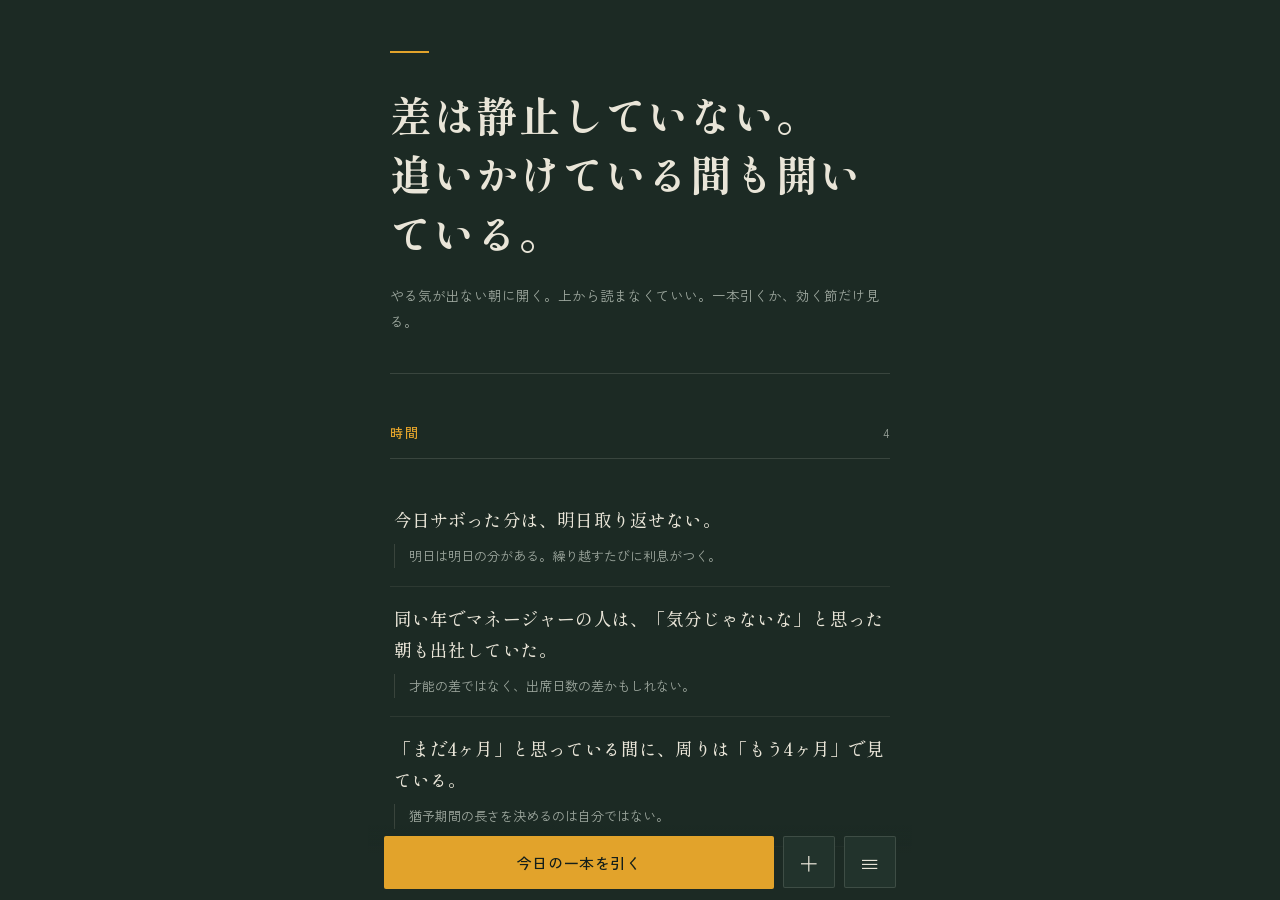
<file: e09e207c9c/index.html>
<!DOCTYPE html>
<html lang="ja">
<head>
<meta charset="utf-8">
<meta name="viewport" content="width=device-width, initial-scale=1, viewport-fit=cover">
<meta name="theme-color" content="#1C2A24">
<meta name="color-scheme" content="dark">
<meta name="apple-mobile-web-app-capable" content="yes">
<meta name="apple-mobile-web-app-status-bar-style" content="black-translucent">
<meta name="apple-mobile-web-app-title" content="差">
<meta name="robots" content="noindex, nofollow, noarchive">
<title>差は静止していない</title>
<link rel="manifest" href="manifest.webmanifest">
<link rel="icon" href="icons/favicon-32.png" sizes="32x32">
<link rel="apple-touch-icon" href="icons/apple-touch-icon.png">
<link rel="preconnect" href="https://fonts.googleapis.com">
<link rel="preconnect" href="https://fonts.gstatic.com" crossorigin>
<link href="https://fonts.googleapis.com/css2?family=Shippori+Mincho+B1:wght@500;700&family=Zen+Kaku+Gothic+New:wght@400;500&display=swap" rel="stylesheet">
<link rel="stylesheet" href="app.css">
</head>
<body>

<main id="scroll" class="scroll">
  <header class="hero">
    <span class="tick"></span>
    <h1>差は静止していない。<br>追いかけている間も開いている。</h1>
    <p>やる気が出ない朝に開く。上から読まなくていい。一本引くか、効く節だけ見る。</p>
  </header>

  <div id="list" class="list"></div>

  <p id="empty" class="empty" hidden>まだ一本もない。右下の ＋ から足す。</p>

  <footer class="foot">
    <span id="stat"></span>
  </footer>
</main>

<!-- 片手で届く固定バー -->
<nav class="bar" aria-label="操作">
  <button id="btn-draw" class="bar-draw" type="button">今日の一本を引く</button>
  <button id="btn-add" class="bar-icon" type="button" aria-label="一言を追加">＋</button>
  <button id="btn-menu" class="bar-icon" type="button" aria-label="メニュー">≡</button>
</nav>

<!-- 引いた一本 -->
<div id="draw" class="draw" hidden>
  <div class="draw-inner">
    <span class="draw-sec" id="draw-sec"></span>
    <p class="draw-body" id="draw-body"></p>
    <p class="draw-note" id="draw-note"></p>
  </div>
  <div class="draw-bar">
    <button id="draw-again" class="btn-primary" type="button">もう一本</button>
    <button id="draw-close" class="btn-ghost" type="button">閉じる</button>
  </div>
</div>

<!-- 汎用ボトムシート -->
<div id="scrim" class="scrim" hidden></div>

<section id="sheet" class="sheet" hidden aria-modal="true" role="dialog">
  <div class="sheet-grab"></div>
  <div class="sheet-head">
    <h2 id="sheet-title">　</h2>
    <button id="sheet-close" class="sheet-x" type="button" aria-label="閉じる">×</button>
  </div>
  <div id="sheet-body" class="sheet-body"></div>
  <div id="sheet-foot" class="sheet-foot"></div>
</section>

<div id="toast" class="toast" hidden></div>

<input id="file" type="file" accept="application/json,.json" hidden>

<script src="seed.js"></script>
<script src="app.js"></script>
</body>
</html>
</file>
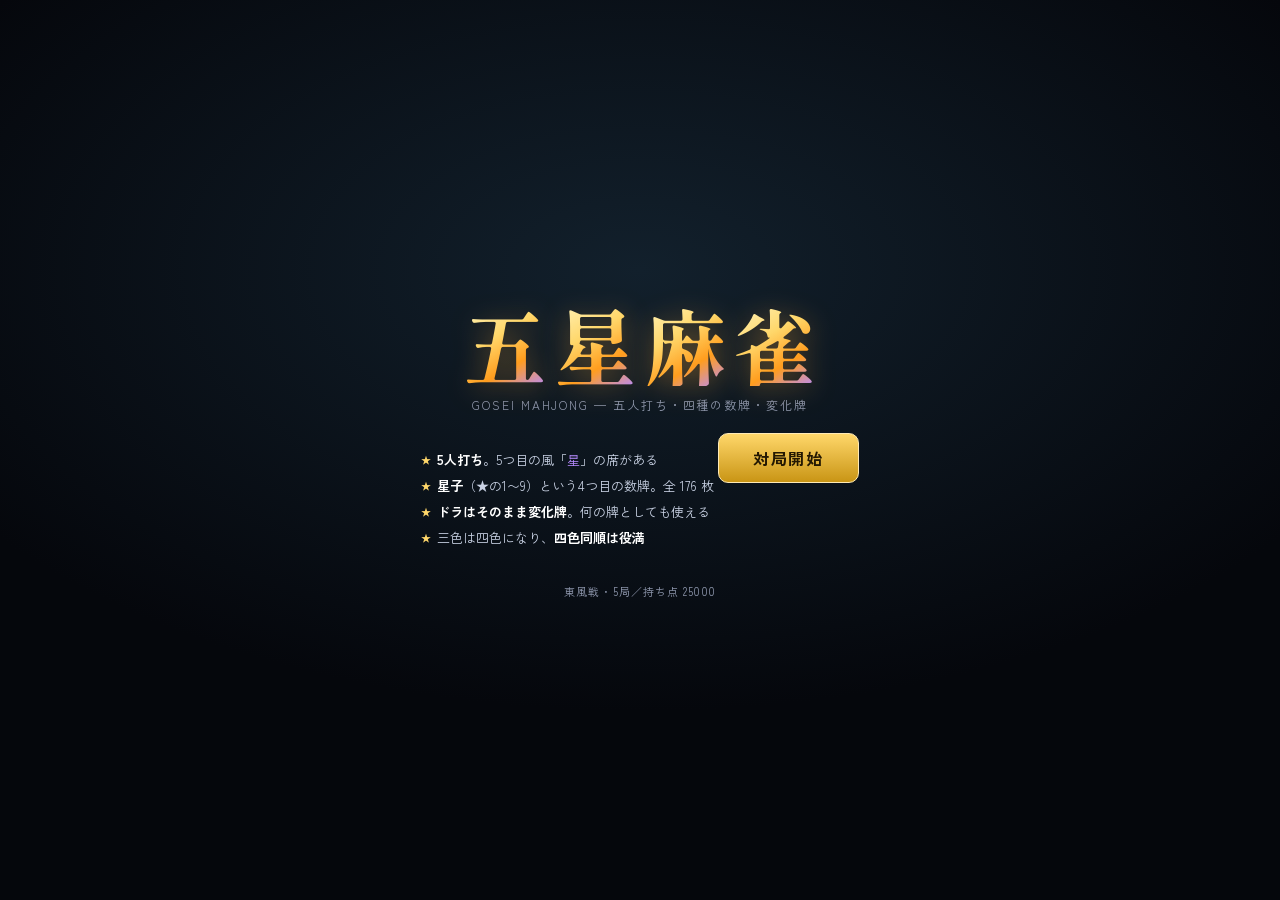
<file: gosei/index.html>
<!doctype html>
<html lang="ja">
<head>
<meta charset="utf-8">
<meta name="viewport" content="width=device-width,initial-scale=1,viewport-fit=cover,user-scalable=no">
<meta name="theme-color" content="#07090f">
<meta name="robots" content="noindex,nofollow">
<title>五星麻雀 — GOSEI</title>
<link rel="icon" href="icons/favicon-32.png" sizes="32x32">
<link rel="apple-touch-icon" href="icons/apple-touch-icon.png">
<meta name="apple-mobile-web-app-capable" content="yes">
<meta name="apple-mobile-web-app-status-bar-style" content="black-translucent">
<link rel="manifest" href="manifest.webmanifest">
<link rel="preconnect" href="https://fonts.googleapis.com">
<link rel="preconnect" href="https://fonts.gstatic.com" crossorigin>
<link href="https://fonts.googleapis.com/css2?family=Shippori+Mincho+B1:wght@700;800&family=Zen+Kaku+Gothic+New:wght@500;700&display=swap" rel="stylesheet">
<link rel="stylesheet" href="style.css">
</head>
<body>

<div id="root">
  <header id="hud">
    <div class="hud-l">
      <span id="hud-kyoku">東1局</span>
      <span id="hud-wall" class="dim">残 —</span>
      <span id="hud-sticks" class="dim"></span>
    </div>
    <div class="hud-c">
      <span class="hud-tag">ドラ</span>
      <div id="hud-dora" class="tstrip"></div>
      <span class="hud-tag wildtag">変化牌</span>
      <div id="hud-wild" class="tstrip"></div>
    </div>
    <div class="hud-r">
      <button id="btn-speed" class="mini-btn">×1</button>
      <button id="btn-sound" class="mini-btn">🔊</button>
      <button id="btn-help" class="mini-btn">?</button>
    </div>
  </header>

  <main id="table">
    <div class="seat pos1" id="seat1"></div>
    <div class="seat pos2" id="seat2"></div>
    <div class="seat pos3" id="seat3"></div>
    <div class="seat pos4" id="seat4"></div>
    <div id="center">
      <div class="center-ring"></div>
      <div class="wind-ring" id="wind-ring"></div>
      <div class="center-body">
        <div class="c-kyoku">東一局</div>
        <div class="c-wall"><b id="c-wall-n">96</b><span>枚</span></div>
        <div class="c-honba"></div>
      </div>
    </div>
    <div id="pond0" class="me-pond"></div>
  </main>

  <section id="me">
    <div class="me-row">
      <div id="plate0" class="plate"></div>
      <div id="info" class="info"></div>
    </div>
    <div id="melds-me" class="me-melds"></div>
    <div id="hand" class="hand"></div>
    <div id="actionbar" class="actionbar"></div>
  </section>
</div>

<canvas id="fxc"></canvas>
<div id="flash"></div>
<div id="overlay"></div>
<div id="modal" class="modal"></div>

<div id="title" class="screen">
  <div class="title-inner">
    <div class="logo">
      <span class="logo-k">五</span><span class="logo-k">星</span><span class="logo-k">麻</span><span class="logo-k">雀</span>
    </div>
    <div class="logo-sub">GOSEI MAHJONG — 五人打ち・四種の数牌・変化牌</div>
    <ul class="pitch">
      <li><b>5人打ち</b>。5つ目の風「<span class="hi">星</span>」の席がある</li>
      <li><b>星子</b>（★の1〜9）という4つ目の数牌。全 176 枚</li>
      <li><b>ドラはそのまま変化牌</b>。何の牌としても使える</li>
      <li>三色は四色になり、<b>四色同順は役満</b></li>
    </ul>
    <button id="btn-start" class="act act-start">対局開始</button>
    <div class="tiny">東風戦・5局／持ち点 25000</div>
  </div>
</div>

<div id="help" class="screen">
  <div class="help-inner">
    <h2>五星麻雀のルール</h2>
    <h3>牌</h3>
    <p>萬子・筒子・索子に加えて <b>星子（★1〜9）</b> がある。字牌は
      <b>東・南・西・北・星</b> の5風と白發中。合わせて 44 種 × 4 枚 = <b>176 枚</b>。</p>
    <h3>変化牌（ドラ）</h3>
    <p>各局のドラ表示牌の次の牌が <b>変化牌</b>。ドラ1枚ぶんの価値がありつつ、
      <b>どの牌としても使える</b>。手の中に来たら急に手が近くなる。
      カンで増えたドラは普通のドラで、変化牌にはならない。</p>
    <h3>席と場</h3>
    <p>5人。自風は東南西北星。場風は常に東。東風戦5局で親が一周する。</p>
    <h3>この麻雀だけの役</h3>
    <table class="ytable">
      <tr><td>四色同順</td><td>役満</td><td>同じ並びの順子を4種類の数牌すべてで</td></tr>
      <tr><td>五風連合</td><td>役満</td><td>風牌の刻子4つ＋残る風の雀頭</td></tr>
      <tr><td>星一色</td><td>役満</td><td>星子と字牌の「星」だけ</td></tr>
      <tr><td>無双</td><td>役満</td><td>幺九16種のうち14種を1枚ずつ（この麻雀の国士）</td></tr>
      <tr><td>三色同順</td><td>2飜</td><td>4種のうち3種で同じ並び</td></tr>
    </table>
    <p class="tiny">点数は符を使わない簡略計算（1飜1000点〜役満32000点、親は1.5倍）。</p>
    <button class="act act-next">閉じる</button>
  </div>
</div>

<script src="js/rules.js"></script>
<script src="js/tiles.js"></script>
<script src="js/fx.js"></script>
<script src="js/ai.js"></script>
<script src="js/game.js"></script>
<script>
  Game.boot();
  if ('serviceWorker' in navigator) navigator.serviceWorker.register('sw.js').catch(function(){});
</script>
</body>
</html>
</file>
<file: e09e207c9c/app.css>
:root{
  --ink:#1C2A24;
  --ink-deep:#141F1A;
  --ink-lift:#22332C;
  --bone:#E9E5D8;
  --bone-dim:#9DA79E;
  --amber:#E2A32B;
  --amber-hi:#EFB542;
  --rule:rgba(233,229,216,.14);
  --rule-soft:rgba(233,229,216,.08);
  --danger:#C9705A;
  --serif:"Shippori Mincho B1","Hiragino Mincho ProN","Yu Mincho",serif;
  --sans:"Zen Kaku Gothic New","Hiragino Sans","Noto Sans JP",system-ui,sans-serif;
  --bar:calc(4.6rem + env(safe-area-inset-bottom));
}
*{box-sizing:border-box;-webkit-tap-highlight-color:transparent;}
html,body{margin:0;padding:0;height:100%;}
body{
  background:var(--ink);
  color:var(--bone);
  font-family:var(--sans);
  font-size:16px;
  line-height:1.75;
  -webkit-font-smoothing:antialiased;
  overscroll-behavior-y:none;
}
button,input,textarea,select{font-family:inherit;font-size:1rem;color:inherit;}
button{cursor:pointer;}
:focus-visible{outline:2px solid var(--amber);outline-offset:2px;}
[hidden]{display:none !important;}

/* ---------- scroll body ---------- */
.scroll{
  height:100%;
  overflow-y:auto;
  -webkit-overflow-scrolling:touch;
  padding:0 1.4rem calc(var(--bar) + 2rem);
  max-width:34rem;
  margin:0 auto;
}
.hero{
  padding:calc(3.2rem + env(safe-area-inset-top)) 0 2.4rem;
  border-bottom:1px solid var(--rule);
}
.tick{display:block;width:2.4rem;height:2px;background:var(--amber);margin-bottom:2rem;}
.hero h1{
  font-family:var(--serif);font-weight:700;
  font-size:clamp(1.85rem,7.4vw,2.6rem);
  line-height:1.42;letter-spacing:.02em;margin:0 0 1.3rem;
}
.hero p{font-size:.85rem;color:var(--bone-dim);margin:0;line-height:1.9;}

/* ---------- list ---------- */
.sec{padding:3rem 0 0;}
.sec-h{
  display:flex;align-items:baseline;gap:.7rem;
  margin:0 0 1.8rem;padding-bottom:.8rem;border-bottom:1px solid var(--rule);
}
.sec-h h2{
  font-family:var(--sans);font-weight:500;font-size:.82rem;
  color:var(--amber);letter-spacing:.16em;margin:0;flex:1;
}
.sec-h .n{font-size:.72rem;color:var(--bone-dim);letter-spacing:.08em;}

.line{
  display:block;width:100%;text-align:left;
  background:none;border:0;padding:1rem .2rem 1.1rem;
  border-bottom:1px solid var(--rule-soft);
  transition:background .12s ease;
}
.line:active{background:var(--ink-lift);}
.line b{
  display:block;font-family:var(--serif);font-weight:500;
  font-size:1.1rem;line-height:1.78;letter-spacing:.01em;margin:0 0 .55rem;
  font-weight:500;
}
.line i{
  display:block;font-style:normal;font-size:.82rem;color:var(--bone-dim);
  line-height:1.85;padding-left:.9rem;border-left:1px solid var(--rule);
}
.empty{
  padding:5rem 0;text-align:center;color:var(--bone-dim);font-size:.88rem;
}
.foot{padding:3.5rem 0 1rem;color:var(--bone-dim);font-size:.72rem;letter-spacing:.06em;}

/* ---------- bottom bar ---------- */
.bar{
  position:fixed;left:0;right:0;bottom:0;z-index:30;
  display:flex;gap:.55rem;align-items:center;
  padding:.7rem 1rem calc(.7rem + env(safe-area-inset-bottom));
  background:linear-gradient(to top,var(--ink) 62%,rgba(28,42,36,0));
  max-width:34rem;margin:0 auto;
}
.bar-draw{
  flex:1;background:var(--amber);color:var(--ink-deep);border:none;
  font-weight:500;font-size:.92rem;letter-spacing:.04em;
  padding:1rem .8rem;border-radius:2px;min-height:3.25rem;
}
.bar-draw:active{background:var(--amber-hi);}
.bar-icon{
  width:3.25rem;height:3.25rem;flex:0 0 auto;
  background:var(--ink-lift);color:var(--bone);
  border:1px solid var(--rule);border-radius:2px;
  font-size:1.35rem;line-height:1;
}
.bar-icon:active{background:#2B3D35;}

/* ---------- draw overlay ---------- */
.draw{
  position:fixed;inset:0;z-index:60;background:var(--ink);
  display:flex;flex-direction:column;
  padding:calc(1.5rem + env(safe-area-inset-top)) 1.6rem calc(1.2rem + env(safe-area-inset-bottom));
  animation:fade .18s ease;
}
.draw-inner{
  flex:1;display:flex;flex-direction:column;justify-content:center;
  max-width:34rem;width:100%;margin:0 auto;overflow-y:auto;
}
.draw-sec{
  font-size:.72rem;letter-spacing:.18em;color:var(--amber);
  margin-bottom:1.6rem;display:block;
}
.draw-body{
  font-family:var(--serif);font-weight:700;
  font-size:clamp(1.55rem,6.6vw,2.2rem);line-height:1.62;letter-spacing:.01em;
  margin:0 0 1.5rem;
}
.draw-note{
  font-size:.86rem;color:var(--bone-dim);line-height:1.9;margin:0;
  padding-left:1rem;border-left:1px solid var(--rule);
}
.draw-bar{display:flex;gap:.55rem;max-width:34rem;width:100%;margin:0 auto;}
@keyframes fade{from{opacity:0}to{opacity:1}}
@media (prefers-reduced-motion:reduce){.draw{animation:none}}

/* ---------- buttons ---------- */
.btn-primary,.btn-ghost,.btn-danger{
  border-radius:2px;min-height:3.25rem;padding:1rem;border:1px solid transparent;
  font-size:.92rem;letter-spacing:.04em;
}
.btn-primary{flex:1;background:var(--amber);color:var(--ink-deep);border:none;font-weight:500;}
.btn-primary:active{background:var(--amber-hi);}
.btn-primary[disabled]{opacity:.45;}
.btn-ghost{flex:1;background:transparent;color:var(--bone);border-color:var(--rule);}
.btn-ghost:active{background:var(--ink-lift);}
.btn-danger{flex:1;background:transparent;color:var(--danger);border-color:rgba(201,112,90,.4);}

/* ---------- sheet ---------- */
.scrim{position:fixed;inset:0;z-index:70;background:rgba(10,16,13,.72);}
.sheet{
  position:fixed;left:0;right:0;bottom:0;z-index:80;
  background:var(--ink-deep);
  border-top:1px solid var(--rule);
  border-radius:14px 14px 0 0;
  max-height:92dvh;display:flex;flex-direction:column;
  max-width:34rem;margin:0 auto;
  animation:up .2s cubic-bezier(.2,.8,.3,1);
}
@keyframes up{from{transform:translateY(14%);opacity:.4}to{transform:none;opacity:1}}
@media (prefers-reduced-motion:reduce){.sheet{animation:none}}
.sheet-grab{width:2.4rem;height:3px;background:var(--rule);border-radius:2px;margin:.6rem auto .1rem;}
.sheet-head{display:flex;align-items:center;padding:.6rem 1.2rem .2rem;}
.sheet-head h2{
  flex:1;margin:0;font-size:.8rem;font-weight:500;
  letter-spacing:.16em;color:var(--amber);
}
.sheet-x{
  background:none;border:0;color:var(--bone-dim);font-size:1.5rem;
  width:2.6rem;height:2.6rem;line-height:1;
}
.sheet-body{
  overflow-y:auto;padding:.9rem 1.2rem .4rem;
  -webkit-overflow-scrolling:touch;
}
.sheet-foot{
  display:flex;gap:.55rem;padding:.9rem 1.2rem calc(1rem + env(safe-area-inset-bottom));
  border-top:1px solid var(--rule-soft);
}
.sheet-foot:empty{display:none;}

/* ---------- form ---------- */
label.f{display:block;margin:0 0 1.1rem;}
label.f > span{
  display:block;font-size:.72rem;letter-spacing:.14em;
  color:var(--bone-dim);margin-bottom:.5rem;
}
.f textarea,.f input,.f select{
  width:100%;background:var(--ink);color:var(--bone);
  border:1px solid var(--rule);border-radius:2px;
  padding:.85rem .8rem;line-height:1.7;
}
.f textarea{resize:vertical;min-height:5.2rem;font-family:var(--serif);font-size:1.05rem;}
.f textarea.note{font-family:var(--sans);font-size:.92rem;min-height:4.2rem;}
.f select{appearance:none;height:3.1rem;}
.f input{height:3.1rem;}
.hint{font-size:.72rem;color:var(--bone-dim);line-height:1.8;margin:-.5rem 0 1.2rem;}

/* ---------- menu rows ---------- */
.row{
  display:flex;align-items:center;gap:.9rem;width:100%;text-align:left;
  background:none;border:0;border-bottom:1px solid var(--rule-soft);
  padding:1.05rem .2rem;color:var(--bone);font-size:.95rem;
}
.row:active{background:var(--ink-lift);}
.row .k{width:1.6rem;text-align:center;color:var(--amber);font-size:.95rem;}
.row .d{display:block;font-size:.72rem;color:var(--bone-dim);margin-top:.15rem;}
.row.warn{color:var(--danger);}
.row.warn .k{color:var(--danger);}

/* section manager */
.sitem{display:flex;align-items:center;gap:.5rem;border-bottom:1px solid var(--rule-soft);padding:.6rem 0;}
.sitem input{
  flex:1;background:var(--ink);border:1px solid transparent;border-radius:2px;
  padding:.7rem .6rem;color:var(--bone);
}
.sitem input:focus{border-color:var(--rule);}
.sitem .n{font-size:.7rem;color:var(--bone-dim);min-width:2.4rem;text-align:right;}
.sitem button{
  background:none;border:0;color:var(--bone-dim);font-size:1.1rem;
  width:2.6rem;height:2.6rem;flex:0 0 auto;
}
.sitem button.up,.sitem button.dn{font-size:.85rem;width:2.1rem;}

/* AI candidates */
.cand{
  display:block;width:100%;text-align:left;background:var(--ink);
  border:1px solid var(--rule);border-radius:3px;
  padding:.95rem;margin:0 0 .7rem;color:var(--bone);position:relative;
}
.cand[aria-pressed="true"]{border-color:var(--amber);background:#1E2E27;}
.cand b{
  display:block;font-family:var(--serif);font-weight:500;font-size:1.02rem;
  line-height:1.72;margin:0 0 .45rem;padding-right:1.6rem;
}
.cand i{display:block;font-style:normal;font-size:.78rem;color:var(--bone-dim);line-height:1.8;}
.cand em{
  display:block;font-style:normal;font-size:.68rem;letter-spacing:.14em;
  color:var(--amber);margin-bottom:.5rem;
}
.cand .mark{
  position:absolute;top:.85rem;right:.85rem;
  width:1.15rem;height:1.15rem;border:1px solid var(--rule);border-radius:50%;
}
.cand[aria-pressed="true"] .mark{background:var(--amber);border-color:var(--amber);}

.spin{text-align:center;color:var(--bone-dim);font-size:.85rem;padding:2.6rem 0;line-height:2;}
.err{
  color:var(--danger);font-size:.8rem;line-height:1.8;
  border-left:2px solid rgba(201,112,90,.5);padding-left:.8rem;margin:0 0 1rem;
  word-break:break-word;
}

/* toast */
.toast{
  position:fixed;left:50%;transform:translateX(-50%);
  bottom:calc(var(--bar) + 1rem);z-index:100;
  background:var(--bone);color:var(--ink-deep);
  font-size:.82rem;padding:.7rem 1.2rem;border-radius:2px;
  max-width:88vw;text-align:center;
}
</file>
<file: gosei/style.css>
/* ===== 五星麻雀 ===== */
:root{
  --ink:#e9edf6;
  --dim:#8e97ad;
  --gold:#ffd76a;
  --cyan:#6fe0ff;
  --red:#ff4d5e;
  --green:#48d6a0;
  --violet:#b78bff;
  --felt1:#0d3b34;
  --felt2:#06201d;
  --bg:#07090f;
  --line:rgba(255,255,255,.09);
}
*{box-sizing:border-box;margin:0;padding:0;-webkit-tap-highlight-color:transparent}
html,body{height:100%}
body{
  background:var(--bg); color:var(--ink);
  font-family:"Zen Kaku Gothic New",system-ui,-apple-system,"Hiragino Kaku Gothic ProN","Noto Sans JP",sans-serif;
  overflow:hidden; overscroll-behavior:none;
  user-select:none;-webkit-user-select:none;
}
button{font:inherit;color:inherit;background:none;border:0;cursor:pointer}

#root{
  position:fixed; inset:0; display:flex; flex-direction:column;
  padding:env(safe-area-inset-top) env(safe-area-inset-right) env(safe-area-inset-bottom) env(safe-area-inset-left);
}
#root.shaking{animation:shake .42s cubic-bezier(.36,.07,.19,.97)}
@keyframes shake{
  10%,90%{transform:translate(calc(var(--shake)*-.2),0)}
  20%,80%{transform:translate(calc(var(--shake)*.4),calc(var(--shake)*-.2))}
  30%,50%,70%{transform:translate(calc(var(--shake)*-1),calc(var(--shake)*.3))}
  40%,60%{transform:translate(var(--shake),calc(var(--shake)*-.3))}
}

/* ---------- HUD ---------- */
#hud{
  display:flex; align-items:center; gap:8px; padding:6px 10px;
  border-bottom:1px solid var(--line);
  background:linear-gradient(#12151f,#0a0d15);
  font-size:12px; letter-spacing:.06em; flex:0 0 auto;
}
.hud-l{display:flex;gap:10px;align-items:center;min-width:0}
#hud-kyoku{font-family:"Shippori Mincho B1",serif;font-weight:800;font-size:15px;letter-spacing:.12em;white-space:nowrap}
.dim{color:var(--dim)}
.hud-c{flex:1;display:flex;align-items:center;gap:6px;justify-content:center;min-width:0}
.hud-tag{font-size:10px;color:var(--dim);letter-spacing:.14em}
.hud-tag.wildtag{color:var(--gold)}
.tstrip{display:flex;gap:2px}
.hud-r{display:flex;gap:5px}
.mini-btn{
  width:28px;height:26px;border-radius:7px;border:1px solid var(--line);
  background:rgba(255,255,255,.05);font-size:11px;line-height:1
}
.mini-btn:active{background:rgba(255,255,255,.16)}

/* ---------- 卓 ---------- */
#table{
  position:relative; flex:1 1 auto; min-height:0;
  background:
    radial-gradient(120% 90% at 50% 42%, var(--felt1) 0%, var(--felt2) 62%, #04100e 100%);
  overflow:hidden;
}
#table::after{
  content:"";position:absolute;inset:0;pointer-events:none;
  background:radial-gradient(80% 60% at 50% 45%,transparent 40%,rgba(0,0,0,.55) 100%);
}
#center{
  position:absolute;left:50%;top:50%;transform:translate(-50%,-50%);
  --cr:clamp(56px,13vmin,80px);width:calc(var(--cr) * 2);aspect-ratio:1;display:grid;place-items:center;
  pointer-events:none;z-index:0;
}
.center-ring{
  position:absolute;inset:0;border-radius:50%;
  border:1px solid rgba(255,215,106,.28);
  box-shadow:0 0 0 6px rgba(255,215,106,.05), inset 0 0 26px rgba(255,215,106,.08);
  animation:spin 26s linear infinite;
}
.center-ring::before{
  content:"";position:absolute;inset:-6px;border-radius:50%;
  border-top:2px solid rgba(111,224,255,.35);border-left:2px solid transparent;
  border-right:2px solid transparent;border-bottom:2px solid transparent;
}
@keyframes spin{to{transform:rotate(360deg)}}
.wind-ring{position:absolute;inset:0}
.wr{
  position:absolute;left:50%;top:50%;width:22px;height:22px;border-radius:50%;
  display:grid;place-items:center;font-family:"Shippori Mincho B1",serif;font-weight:800;
  font-size:12px;color:rgba(233,237,246,.32);
  background:rgba(0,0,0,.35);border:1px solid rgba(255,255,255,.08);
  transform:translate(-50%,-50%) rotate(var(--a)) translateY(calc(var(--cr) * -1)) rotate(calc(var(--a) * -1));
  transition:color .2s,background .2s,box-shadow .2s;
}
.wr.on{
  color:#1a1206;background:var(--gold);border-color:#fff2c6;
  box-shadow:0 0 14px rgba(255,215,106,.8);
}
.wr.rc{color:var(--cyan);border-color:var(--cyan)}
.center-body{position:relative;text-align:center;line-height:1.15}
.c-kyoku{
  font-family:"Shippori Mincho B1",serif;font-weight:800;
  font-size:clamp(13px,2.9vmin,19px);color:rgba(255,215,106,.75);letter-spacing:.08em;
}
.c-wall{color:rgba(233,237,246,.5);font-size:10px;letter-spacing:.1em;margin-top:2px}
.c-wall b{font-size:clamp(17px,3.8vmin,26px);color:rgba(233,237,246,.85);font-variant-numeric:tabular-nums}
.c-wall span{margin-left:2px}
.c-honba{font-size:10px;color:rgba(255,215,106,.6);letter-spacing:.1em;min-height:12px}

/* 5席の配置 */
#table{
  display:grid;
  grid-template-columns:1fr 1fr;
  grid-template-rows:auto auto auto;
  grid-template-areas:"s3 s2" "s4 s1" "p0 p0";
  gap:4px 6px;padding:4px;align-content:space-between;
}
.seat{position:relative;z-index:1;display:flex;flex-direction:column;gap:3px;min-width:0}
.seat.pos3{grid-area:s3;align-items:flex-start}
.seat.pos2{grid-area:s2;align-items:flex-end}
.seat.pos4{grid-area:s4;align-items:flex-start}
.seat.pos1{grid-area:s1;align-items:flex-end}
.me-pond{grid-area:p0;display:flex;justify-content:center;align-items:flex-start;padding-top:4px;position:relative;z-index:1}
.seat.active .plate{border-color:var(--gold);box-shadow:0 0 0 1px var(--gold),0 0 16px rgba(255,215,106,.4)}
.seat.riichi .plate{background:linear-gradient(90deg,rgba(111,224,255,.25),rgba(0,0,0,.35))}

.plate{
  display:flex;align-items:center;gap:6px;padding:3px 7px;border-radius:8px;
  background:rgba(0,0,0,.45);border:1px solid var(--line);font-size:11px;white-space:nowrap;
  backdrop-filter:blur(3px);
}
.plate .wind{
  font-family:"Shippori Mincho B1",serif;font-weight:800;font-size:13px;
  width:19px;height:19px;display:grid;place-items:center;border-radius:5px;
  background:rgba(255,255,255,.1);
}
.plate .wind.w4{color:var(--gold);background:rgba(255,215,106,.16)}
.plate .pname{font-weight:700;letter-spacing:.04em}
.plate .pscore{color:var(--gold);font-variant-numeric:tabular-nums;font-weight:700}
.plate .rstick{
  color:#031018;background:var(--cyan);border-radius:4px;padding:0 4px;font-size:9px;font-weight:700;
  animation:pulse 1.2s ease-in-out infinite;
}
@keyframes pulse{50%{opacity:.55}}

.ohand{display:flex;gap:1px;flex-wrap:wrap;max-width:100%}
.seat.pos1 .ohand,.seat.pos2 .ohand{justify-content:flex-end}
.ohand .drawn{margin-left:4px}
.melds{display:flex;gap:5px;flex-wrap:wrap}
.seat.pos1 .melds,.seat.pos2 .melds{justify-content:flex-end}
.meld{display:flex;gap:1px;align-items:flex-end}

.pond{
  display:grid;grid-template-columns:repeat(6,auto);gap:1px;
  padding:2px;border-radius:6px;background:rgba(0,0,0,.22);
}
.seat.pos1 .pond,.seat.pos2 .pond{justify-content:end}

/* ---------- 自分 ---------- */
#me{
  flex:0 0 auto;padding:4px 8px 8px;background:linear-gradient(#0a1a18,#070a10 60%);
  border-top:1px solid var(--line);position:relative;
}
#me.active::before{
  content:"";position:absolute;left:0;right:0;top:0;height:2px;
  background:linear-gradient(90deg,transparent,var(--gold),transparent);
  animation:pulse 1.1s ease-in-out infinite;
}
.me-pond .pond{grid-template-columns:repeat(12,auto);background:rgba(0,0,0,.28)}
.me-row{display:flex;align-items:center;gap:10px;margin-bottom:4px}
.info{font-size:12px;color:var(--dim);letter-spacing:.04em}
.info b{color:var(--ink)}
.info .tenpai{color:var(--gold)}
.info .furiten{color:var(--red)}
.info .callable{color:var(--cyan);font-size:14px}
.me-melds{display:flex;justify-content:flex-end;margin-bottom:3px}
.me-melds .melds{justify-content:flex-end}

.hand{display:flex;align-items:flex-end;gap:2px;justify-content:center;min-height:calc(var(--th,60px))}
.hand .gap{width:12px}
.hand .tile{transition:transform .12s ease, filter .12s}
.hand.selectable .tile.pickable{cursor:pointer}
.hand.selectable .tile.pickable:hover{transform:translateY(-9px)}
.hand.selectable .tile.pickable:active{transform:translateY(-4px)}
.hand .tile.locked{filter:brightness(.5) saturate(.5)}
.tsumo-tile{animation:drawin .22s ease-out}
@keyframes drawin{from{transform:translateY(-14px) rotateX(50deg);opacity:0}}

.actionbar{display:flex;gap:8px;justify-content:center;margin-top:6px;min-height:0;height:0;overflow:hidden;transition:height .16s}
.actionbar.on{height:44px;margin-top:6px}
.act{
  padding:9px 16px;border-radius:10px;font-weight:700;letter-spacing:.1em;font-size:14px;
  border:1px solid rgba(255,255,255,.2);background:rgba(255,255,255,.08);
}
.act:active{transform:translateY(1px)}
.act-ron,.act-tsumo{background:linear-gradient(#ff5f6d,#c0132a);border-color:#ff97a1;box-shadow:0 0 16px rgba(255,80,100,.5)}
.act-riichi{background:linear-gradient(#4fd0ff,#0f6ea8);border-color:#a8ecff;box-shadow:0 0 16px rgba(80,200,255,.45)}
.act-pon,.act-chi,.act-kan{background:linear-gradient(#ffd76a,#b07f14);border-color:#ffe9b0;color:#241a02}
.act-pass,.act-cancel{background:rgba(255,255,255,.07)}
.act-start,.act-next{background:linear-gradient(#ffd76a,#c99515);color:#231802;border-color:#ffeab5;padding:12px 34px;font-size:16px}

/* ---------- 牌 ---------- */
.tile{
  --tw:34px; --th:calc(var(--tw)*1.36);
  position:relative;width:var(--tw);height:var(--th);flex:0 0 auto;
  border-radius:calc(var(--tw)*.13);
  background:linear-gradient(170deg,#fffdf4 0%,#f6efdd 55%,#e6dcc3 100%);
  box-shadow:0 1px 0 rgba(255,255,255,.7) inset, 0 -2px 3px rgba(120,100,60,.35) inset,
             0 2px 3px rgba(0,0,0,.55);
  overflow:hidden;
}
.t-hand{--tw:min(calc((100vw - 58px) / 14),46px)}
.t-meld{--tw:clamp(19px,4.6vw,30px)}
.t-pond{--tw:clamp(15px,3.4vw,23px)}
.t-mini{--tw:clamp(12px,2.8vw,19px)}
.t-huge{--tw:clamp(46px,12vw,84px)}

.tile.back{
  background:linear-gradient(160deg,#2a6f63,#14403a 60%,#0d2b27);
  box-shadow:0 1px 0 rgba(255,255,255,.14) inset,0 2px 3px rgba(0,0,0,.5);
}
.tile.back::after{
  content:"";position:absolute;inset:15%;border-radius:3px;
  border:1px solid rgba(255,255,255,.12);
  background:repeating-linear-gradient(45deg,rgba(255,255,255,.05) 0 3px,transparent 3px 6px);
}
.tile.dim{filter:brightness(.62) saturate(.7)}
.tile.taken{filter:brightness(.5) saturate(.4);opacity:.75}
.tile.latest{box-shadow:0 0 0 2px var(--cyan),0 0 12px rgba(111,224,255,.7),0 2px 3px rgba(0,0,0,.55);
  animation:drop .2s cubic-bezier(.2,1.6,.5,1)}
@keyframes drop{from{transform:translateY(-10px) scale(1.35);opacity:.2}}

.tile.rot{width:var(--th);height:var(--tw)}
.tile.rot .face{
  position:absolute;left:50%;top:50%;width:var(--tw);height:var(--th);
  margin-left:calc(var(--tw) / -2);margin-top:calc(var(--th) / -2);
  transform:rotate(-90deg);
}
.tile.dora::after{
  content:"";position:absolute;inset:0;border-radius:inherit;
  box-shadow:inset 0 0 0 2px rgba(255,196,60,.85);
}
.tile.red .face{filter:hue-rotate(-12deg) saturate(1.5)}
.tile.red::after{
  content:"";position:absolute;inset:0;border-radius:inherit;
  box-shadow:inset 0 0 0 2px rgba(255,70,70,.9);
}
.tile.wild{
  background:linear-gradient(170deg,#fffdf4,#fff6e0 50%,#ffe9bd);
  animation:wildglow 1.6s ease-in-out infinite;
}
@keyframes wildglow{
  0%,100%{box-shadow:0 0 0 2px rgba(255,215,106,.9),0 0 14px rgba(255,180,60,.55),0 2px 3px rgba(0,0,0,.5)}
  50%{box-shadow:0 0 0 2px rgba(183,139,255,.95),0 0 20px rgba(160,110,255,.7),0 2px 3px rgba(0,0,0,.5)}
}
.wild-mark{
  position:absolute;right:0;top:0;font-size:calc(var(--tw)*.28);line-height:1;
  padding:1px 2px;background:linear-gradient(135deg,#ffd76a,#b78bff);color:#1a1206;
  font-weight:800;border-bottom-left-radius:4px;
}
.t-mini .wild-mark,.t-pond .wild-mark{display:none}

.face{position:relative;width:100%;height:100%;display:flex;flex-direction:column;
  align-items:center;justify-content:center;padding:5% 6%}

/* 萬子 */
.f-man{gap:1%}
.man-num{
  font-family:"Shippori Mincho B1","Hiragino Mincho ProN",serif;font-weight:800;
  font-size:calc(var(--tw)*.56);line-height:.92;color:#1d2430;
}
.man-suit{
  font-family:"Shippori Mincho B1","Hiragino Mincho ProN",serif;font-weight:800;
  font-size:calc(var(--tw)*.4);line-height:1;color:#c0182c;
}
/* ピン系 */
.f-pip{justify-content:space-evenly;padding:9% 8%}
.pip-row{display:flex;align-items:center;justify-content:center;gap:5%;width:100%;flex:1}
.pip{width:22%;aspect-ratio:1;flex:0 0 auto}
.pip-row:only-child .pip{width:44%}
.pip-p .pip{
  border-radius:50%;
  background:radial-gradient(circle at 34% 30%,#fff 0 12%,#3f8fe0 14%,#134a8f 70%,#0b2f5d 100%);
  box-shadow:0 0 0 1px rgba(0,0,0,.25) inset;
}
.pip-s .pip{
  width:15%;aspect-ratio:.36;border-radius:calc(var(--tw)*.05);
  background:linear-gradient(180deg,#3ecb8b,#127a4d 60%,#0a5334);
  box-shadow:0 0 0 1px rgba(0,0,0,.28) inset;
}
.pip-s .pip-bird{
  width:46%;aspect-ratio:1;border-radius:50%;
  background:radial-gradient(circle at 40% 34%,#7ff0b7 0 18%,#17a765 40%,#c0182c 41%,#8c0e1e 100%);
}
.pip-x .pip{
  width:26%;aspect-ratio:1;border-radius:0;
  clip-path:polygon(50% 0%,61% 35%,98% 35%,68% 57%,79% 91%,50% 70%,21% 91%,32% 57%,2% 35%,39% 35%);
  background:linear-gradient(160deg,#ffd76a,#e08b1a 55%,#8a4bd8);
}
/* 字牌 */
.f-honor .honor{
  font-family:"Shippori Mincho B1","Hiragino Mincho ProN",serif;font-weight:800;
  font-size:calc(var(--tw)*.66);line-height:1;color:#1d2430;
}
.f-honor .h-4{color:#7b3fd4;text-shadow:0 0 calc(var(--tw)*.12) rgba(180,120,255,.55)}
.f-honor .h-6{color:#0d7f4a}
.f-honor .h-7{color:#c0182c}
.f-honor .haku{
  width:60%;height:70%;border:calc(var(--tw)*.07) solid #2a5fa8;border-radius:calc(var(--tw)*.06);
}

/* ---------- 発声 ---------- */
.bubble{
  position:absolute;left:50%;top:50%;transform:translate(-50%,-50%);
  font-family:"Shippori Mincho B1",serif;font-weight:800;font-size:clamp(20px,5vw,34px);
  letter-spacing:.16em;color:#fff;z-index:5;pointer-events:none;
  text-shadow:0 0 12px rgba(0,0,0,.9),0 0 26px currentColor;
  animation:bub .44s ease-out;
}
.b-pon{color:var(--gold)} .b-chi{color:var(--green)} .b-kan{color:var(--violet)}
@keyframes bub{from{transform:translate(-50%,-50%) scale(1.8);opacity:0}
  60%{transform:translate(-50%,-50%) scale(.94);opacity:1}
  to{transform:translate(-50%,-50%) scale(1);opacity:1}}

/* ---------- レイヤー ---------- */
#fxc{position:fixed;inset:0;pointer-events:none;z-index:50}
#flash{position:fixed;inset:0;pointer-events:none;z-index:55;opacity:0;background:#fff}
#flash.on{animation:flashout .3s ease-out}
@keyframes flashout{from{opacity:.95}to{opacity:0}}
#overlay{position:fixed;inset:0;pointer-events:none;z-index:60;overflow:hidden}

/* カットイン */
.cutin{position:absolute;inset:0;display:grid;place-items:center}
.ci-band{
  position:relative;width:140%;padding:min(4vh,26px) 0;text-align:center;
  transform:skewY(-4deg);
  background:linear-gradient(90deg,transparent,rgba(0,0,0,.88) 12%,rgba(0,0,0,.88) 88%,transparent);
  animation:bandin .28s cubic-bezier(.2,1.4,.4,1);
  border-top:2px solid rgba(255,255,255,.5);border-bottom:2px solid rgba(255,255,255,.5);
}
@keyframes bandin{from{transform:skewY(-4deg) scaleX(0);opacity:0}}
.ci-main{
  font-family:"Shippori Mincho B1",serif;font-weight:800;
  font-size:clamp(44px,14vw,120px);letter-spacing:.12em;line-height:1;
  color:#fff;transform:skewY(4deg);
  animation:slam .3s cubic-bezier(.15,1.7,.4,1);
}
@keyframes slam{from{transform:skewY(4deg) scale(2.4);opacity:0;filter:blur(6px)}}
.ci-sub{
  transform:skewY(4deg);margin-top:6px;font-size:clamp(11px,3vw,17px);
  letter-spacing:.3em;color:rgba(255,255,255,.72)
}
.cutin.out .ci-band{animation:bandout .26s ease-in forwards}
@keyframes bandout{to{transform:skewY(-4deg) translateX(30%);opacity:0}}

.ci-riichi .ci-main{color:#eaffff;text-shadow:0 0 6px #6fe0ff,0 0 26px #2aa8ff,4px 4px 0 #08405c}
.ci-riichi .ci-band{border-color:#6fe0ff;background:linear-gradient(90deg,transparent,rgba(2,26,40,.92) 12%,rgba(2,26,40,.92) 88%,transparent)}
.ci-ron .ci-main{color:#fff;text-shadow:0 0 8px #ff3b52,0 0 30px #ff0022,5px 5px 0 #5c0410}
.ci-ron .ci-band{border-color:#ff5f6d;background:linear-gradient(90deg,transparent,rgba(40,2,8,.92) 12%,rgba(40,2,8,.92) 88%,transparent)}
.ci-tsumo .ci-main{color:#fffdf0;text-shadow:0 0 8px #ffd76a,0 0 30px #ff9d1e,5px 5px 0 #5c3a04}
.ci-tsumo .ci-band{border-color:#ffd76a;background:linear-gradient(90deg,transparent,rgba(36,24,2,.92) 12%,rgba(36,24,2,.92) 88%,transparent)}
.ci-yakuman .ci-band{
  border-color:#fff;
  background:linear-gradient(90deg,transparent,rgba(30,14,0,.95) 10%,rgba(60,30,0,.95) 50%,rgba(30,14,0,.95) 90%,transparent);
  animation:bandin .3s cubic-bezier(.2,1.4,.4,1), ymband 1.2s linear infinite;
}
@keyframes ymband{50%{filter:hue-rotate(40deg) brightness(1.2)}}
.ci-yakuman .ci-main{
  background:linear-gradient(100deg,#fff6c4,#ffd76a 30%,#fff 45%,#ffb03a 60%,#fff2bd);
  background-size:250% 100%;
  -webkit-background-clip:text;background-clip:text;color:transparent;
  animation:slam .3s cubic-bezier(.15,1.7,.4,1), shine 1.1s linear infinite;
  filter:drop-shadow(0 0 14px rgba(255,190,60,.9));
}
@keyframes shine{to{background-position:250% 0}}

/* ---------- 結果 ---------- */
.modal{position:fixed;inset:0;z-index:80;display:none;place-items:center;background:rgba(2,4,8,.72);backdrop-filter:blur(4px)}
.modal.on{display:grid;animation:fadein .2s}
@keyframes fadein{from{opacity:0}}
.card{
  width:min(94vw,560px);max-height:92vh;overflow:auto;padding:16px;border-radius:14px;
  background:linear-gradient(#141a26,#0a0e16);border:1px solid var(--line);
  box-shadow:0 20px 60px rgba(0,0,0,.7);display:flex;flex-direction:column;gap:10px;align-items:center;
}
.modal.gold .card{border-color:rgba(255,215,106,.6);box-shadow:0 0 60px rgba(255,180,60,.35)}
.res-head{display:flex;gap:10px;align-items:baseline;font-size:13px}
.rh-name{font-family:"Shippori Mincho B1",serif;font-weight:800;font-size:20px;letter-spacing:.1em}
.rh-way{color:var(--gold);font-weight:700}
.rh-from{color:var(--dim)}
.res-hand{display:flex;flex-wrap:wrap;gap:8px;justify-content:center;align-items:flex-end}
.trow{display:flex;gap:2px}
.win-wrap .winning{box-shadow:0 0 0 2px var(--gold),0 0 18px rgba(255,215,106,.8),0 2px 3px rgba(0,0,0,.5)}
.yakulist{width:100%;display:flex;flex-direction:column;gap:2px;max-width:340px}
.yk{display:flex;justify-content:space-between;gap:12px;font-size:13px;padding:3px 8px;border-radius:6px;white-space:nowrap;
  background:rgba(255,255,255,.05);animation:ykin .18s ease-out}
.yk.ym{background:linear-gradient(90deg,rgba(255,215,106,.28),rgba(255,215,106,.05));color:var(--gold);font-weight:700}
@keyframes ykin{from{transform:translateX(-14px);opacity:0}}
.res-total{display:flex;gap:12px;align-items:baseline}
.res-total .rank{font-family:"Shippori Mincho B1",serif;font-size:18px;color:var(--gold);letter-spacing:.1em;white-space:nowrap}
.han-u{margin-left:3px;font-size:.85em}
.res-total .pts{font-size:30px;font-weight:800;font-variant-numeric:tabular-nums;color:#fff;
  text-shadow:0 0 16px rgba(255,215,106,.6)}
.deltas{width:100%;max-width:340px;display:flex;flex-direction:column;gap:2px;font-size:13px}
.deltas .dl{display:flex;justify-content:space-between;padding:3px 8px;border-radius:6px;background:rgba(255,255,255,.04)}
.deltas .dl b{font-variant-numeric:tabular-nums}
.deltas .plus b{color:var(--gold)}
.deltas .minus b{color:var(--red)}
.deltas.final .dl{font-size:15px;padding:6px 10px}

/* ---------- 画面 ---------- */
.screen{position:fixed;inset:0;z-index:90;display:none;place-items:center;overflow:auto;
  background:radial-gradient(90% 70% at 50% 30%,#12202c,#05070c 70%)}
.screen.on{display:grid;animation:fadein .3s}
.title-inner{text-align:center;padding:24px;max-width:520px}
.logo{display:flex;gap:6px;justify-content:center;margin-bottom:10px}
.logo-k{
  font-family:"Shippori Mincho B1",serif;font-weight:800;font-size:clamp(40px,13vw,84px);line-height:1;
  background:linear-gradient(150deg,#fff6c4,#ffd76a 40%,#ff9d1e 70%,#b78bff);
  -webkit-background-clip:text;background-clip:text;color:transparent;
  filter:drop-shadow(0 4px 14px rgba(255,170,50,.4));
  animation:logoin .5s cubic-bezier(.2,1.5,.4,1) backwards;
}
.logo-k:nth-child(2){animation-delay:.08s}
.logo-k:nth-child(3){animation-delay:.16s}
.logo-k:nth-child(4){animation-delay:.24s}
@keyframes logoin{from{transform:translateY(-30px) scale(1.6);opacity:0;filter:blur(8px)}}
.logo-sub{color:var(--dim);font-size:12px;letter-spacing:.16em;margin-bottom:20px}
.pitch{list-style:none;text-align:left;display:inline-flex;flex-direction:column;gap:7px;margin-bottom:22px;font-size:13px}
.pitch li{padding-left:16px;position:relative;color:#c9d2e4}
.pitch li::before{content:"★";position:absolute;left:0;color:var(--gold);font-size:10px;top:2px}
.pitch b{color:#fff}
.hi{color:var(--violet)}
.tiny{margin-top:14px;font-size:11px;color:var(--dim);letter-spacing:.1em}

.help-inner{max-width:560px;padding:24px 20px 40px;font-size:13px;line-height:1.75}
.help-inner h2{font-family:"Shippori Mincho B1",serif;font-size:22px;margin-bottom:14px;letter-spacing:.1em}
.help-inner h3{margin-top:16px;margin-bottom:4px;color:var(--gold);font-size:14px;letter-spacing:.1em}
.help-inner p{color:#c3ccdd}
.help-inner b{color:#fff}
.ytable{width:100%;border-collapse:collapse;margin-top:6px;font-size:12px}
.ytable td{border-bottom:1px solid var(--line);padding:5px 4px;vertical-align:top}
.ytable td:first-child{font-weight:700;white-space:nowrap;color:#fff}
.ytable td:nth-child(2){color:var(--gold);white-space:nowrap}
.help-inner .act{display:block;margin:22px auto 0}

@media (max-height:620px){
  .t-hand{--tw:min(calc((100vw - 58px) / 14),34px)}
  .pond{grid-template-columns:repeat(8,auto)}
  .me-pond .pond{grid-template-columns:repeat(12,auto)}
}
</file>
